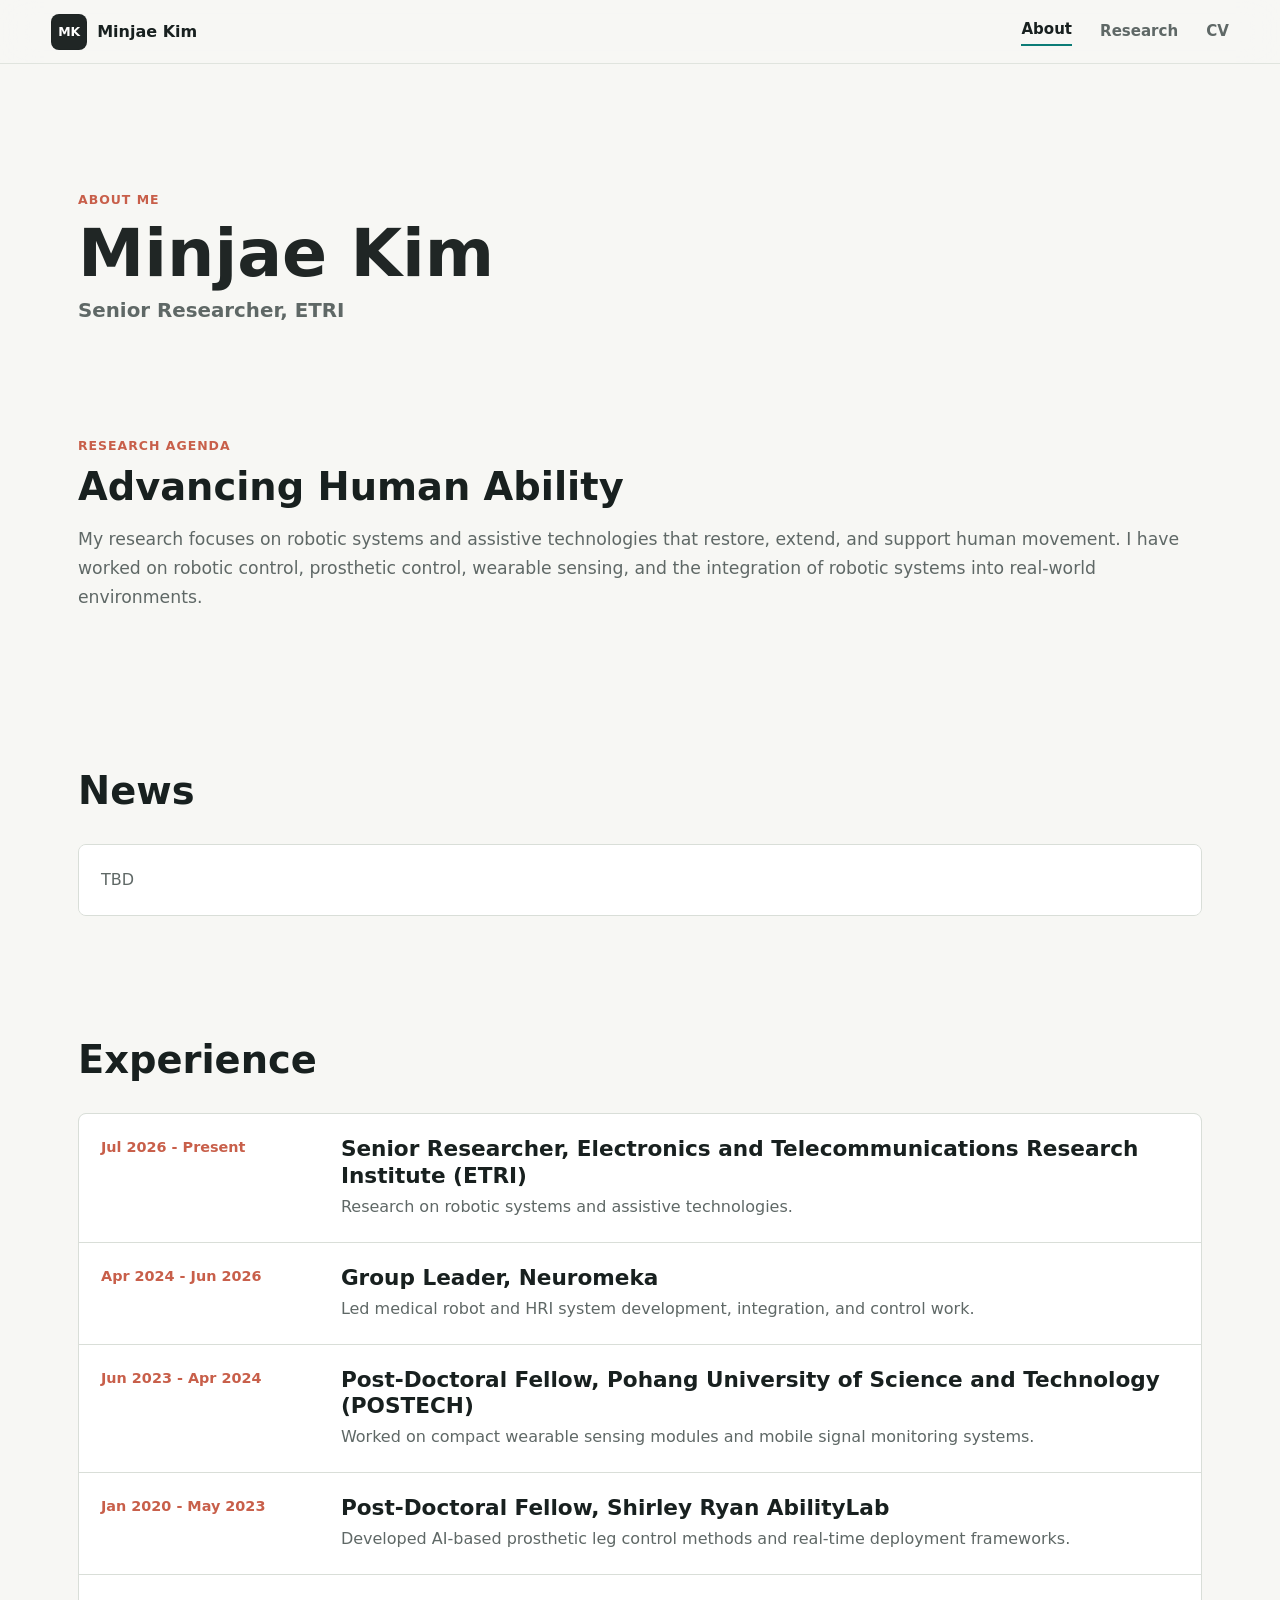
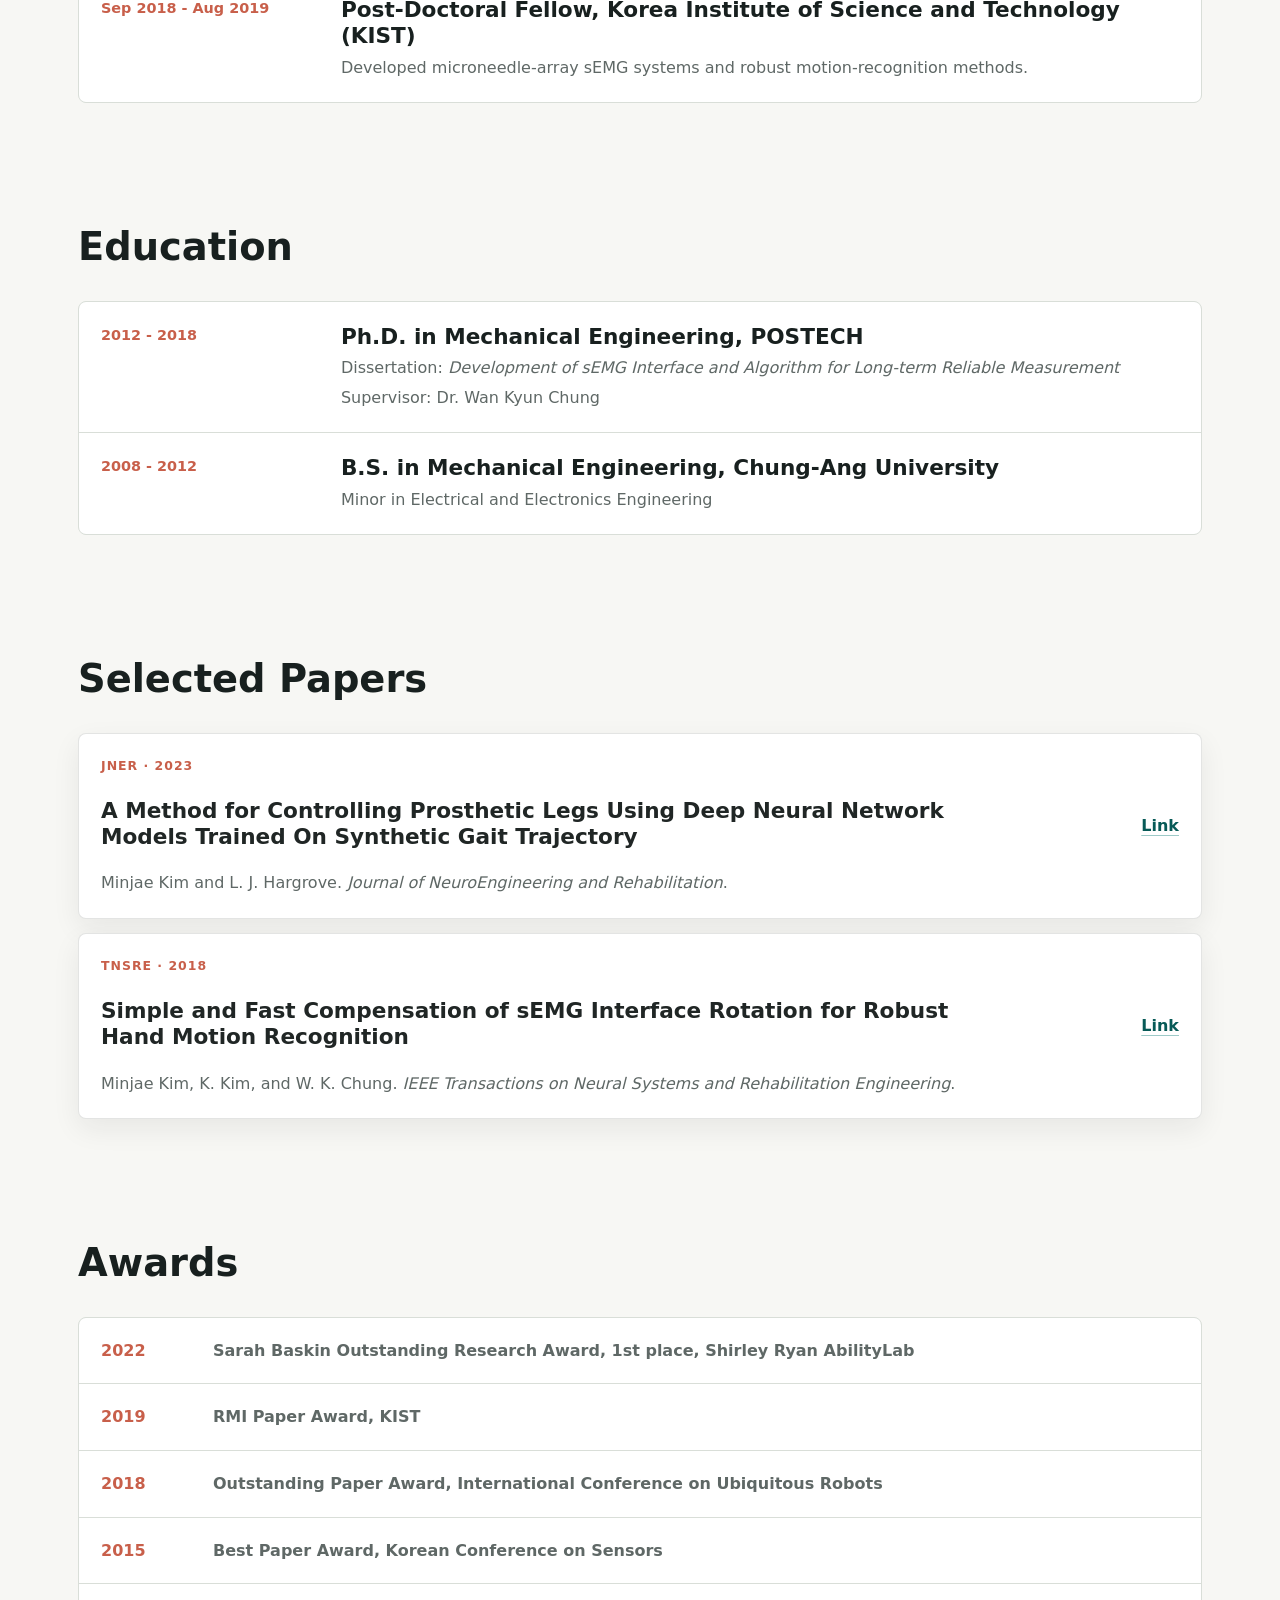
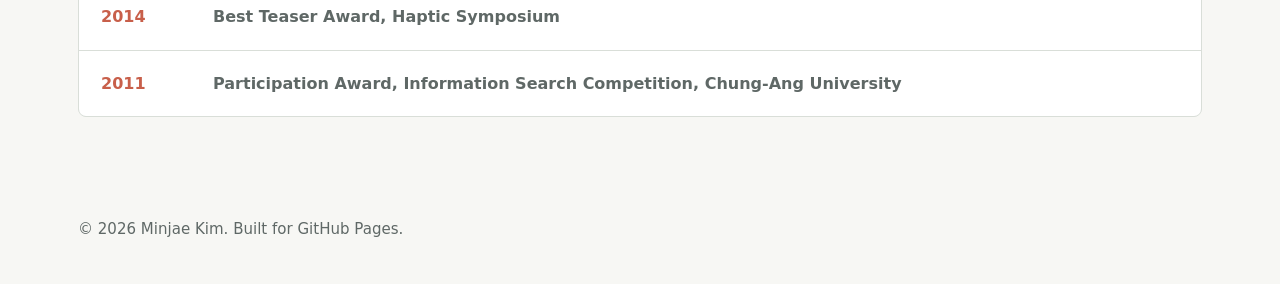
<file: index.html>
<!doctype html>
<html lang="ko">
  <head>
    <meta charset="utf-8">
    <meta name="viewport" content="width=device-width, initial-scale=1">
    <meta
      name="description"
      content="Research profile for Minjae Kim, Senior Researcher at ETRI."
    >
    <title>About | Minjae Kim</title>
    <link rel="icon" href="assets/favicon.svg" type="image/svg+xml">
    <link rel="stylesheet" href="styles.css">
  </head>
  <body>
    <header class="site-header">
      <a class="brand" href="index.html" aria-label="Home">
        <span class="brand-mark">MK</span>
        <span>Minjae Kim</span>
      </a>
      <nav class="site-nav" aria-label="Primary navigation">
        <a class="is-active" href="index.html" aria-current="page">About</a>
        <a href="research.html">Research</a>
        <a href="docs/MinjaeKim_CV.pdf">CV</a>
      </nav>
    </header>

    <main>
      <section class="page-hero about-hero identity-hero" aria-labelledby="about-title">
        <div>
          <p class="eyebrow">About Me</p>
          <h1 id="about-title">Minjae Kim</h1>
          <p class="role-line">Senior Researcher, ETRI</p>
        </div>
      </section>

      <section class="section page-section compact-section" id="agenda" aria-labelledby="agenda-title">
        <div class="section-heading single-column">
          <div class="section-kicker">Research Agenda</div>
          <h2 id="agenda-title">Advancing Human Ability</h2>
          <p>
            My research focuses on robotic systems and assistive technologies that restore,
            extend, and support human movement. I have worked on robotic control, prosthetic
            control, wearable sensing, and the integration of robotic systems into real-world
            environments.
          </p>
        </div>
      </section>

      <section class="section page-section compact-section" id="news" aria-labelledby="news-title">
        <div class="section-heading compact-heading">
          <div>
            <h2 id="news-title">News</h2>
          </div>
        </div>
        <div class="profile-list simple-list">
          <article>
            <p>TBD</p>
          </article>
        </div>
      </section>

      <section class="section page-section compact-section" id="experience" aria-labelledby="experience-title">
        <div class="section-heading compact-heading">
          <div>
            <h2 id="experience-title">Experience</h2>
          </div>
        </div>
        <div class="profile-list">
          <article>
            <span>Jul 2026 - Present</span>
            <div>
              <h3>Senior Researcher, Electronics and Telecommunications Research Institute (ETRI)</h3>
              <p>Research on robotic systems and assistive technologies.</p>
            </div>
          </article>
          <article>
            <span>Apr 2024 - Jun 2026</span>
            <div>
              <h3>Group Leader, Neuromeka</h3>
              <p>Led medical robot and HRI system development, integration, and control work.</p>
            </div>
          </article>
          <article>
            <span>Jun 2023 - Apr 2024</span>
            <div>
              <h3>Post-Doctoral Fellow, Pohang University of Science and Technology (POSTECH)</h3>
              <p>Worked on compact wearable sensing modules and mobile signal monitoring systems.</p>
            </div>
          </article>
          <article>
            <span>Jan 2020 - May 2023</span>
            <div>
              <h3>Post-Doctoral Fellow, Shirley Ryan AbilityLab</h3>
              <p>Developed AI-based prosthetic leg control methods and real-time deployment frameworks.</p>
            </div>
          </article>
          <article>
            <span>Sep 2018 - Aug 2019</span>
            <div>
              <h3>Post-Doctoral Fellow, Korea Institute of Science and Technology (KIST)</h3>
              <p>Developed microneedle-array sEMG systems and robust motion-recognition methods.</p>
            </div>
          </article>
        </div>
      </section>

      <section class="section page-section compact-section" id="education" aria-labelledby="education-title">
        <div class="section-heading compact-heading">
          <div>
            <h2 id="education-title">Education</h2>
          </div>
        </div>
        <div class="profile-list">
          <article>
            <span>2012 - 2018</span>
            <div>
              <h3>Ph.D. in Mechanical Engineering, POSTECH</h3>
              <p>Dissertation: <em>Development of sEMG Interface and Algorithm for Long-term Reliable Measurement</em></p>
              <p>Supervisor: Dr. Wan Kyun Chung</p>
            </div>
          </article>
          <article>
            <span>2008 - 2012</span>
            <div>
              <h3>B.S. in Mechanical Engineering, Chung-Ang University</h3>
              <p>Minor in Electrical and Electronics Engineering</p>
            </div>
          </article>
        </div>
      </section>

      <section class="section page-section compact-section" id="selected-papers" aria-labelledby="papers-title">
        <div class="section-heading compact-heading">
          <div>
            <h2 id="papers-title">Selected Papers</h2>
          </div>
        </div>

        <div class="publication-list">
          <article class="publication-card">
            <div class="publication-meta">JNER · 2023</div>
            <h3>A Method for Controlling Prosthetic Legs Using Deep Neural Network Models Trained On Synthetic Gait Trajectory</h3>
            <p>
              Minjae Kim and L. J. Hargrove. <em>Journal of NeuroEngineering and Rehabilitation</em>.
            </p>
            <div class="publication-links">
              <a href="https://link.springer.com/article/10.1186/s12984-023-01232-6">Link</a>
            </div>
          </article>
          <article class="publication-card">
            <div class="publication-meta">TNSRE · 2018</div>
            <h3>Simple and Fast Compensation of sEMG Interface Rotation for Robust Hand Motion Recognition</h3>
            <p>
              Minjae Kim, K. Kim, and W. K. Chung. <em>IEEE Transactions on Neural Systems and Rehabilitation Engineering</em>.
            </p>
            <div class="publication-links">
              <a href="https://ieeexplore.ieee.org/document/8513842/">Link</a>
            </div>
          </article>
        </div>
      </section>

      <section class="section page-section compact-section" id="awards" aria-labelledby="awards-title">
        <div class="section-heading compact-heading">
          <div>
            <h2 id="awards-title">Awards</h2>
          </div>
        </div>
        <div class="award-list">
          <article>
            <span>2022</span>
            <p>Sarah Baskin Outstanding Research Award, 1st place, Shirley Ryan AbilityLab</p>
          </article>
          <article>
            <span>2019</span>
            <p>RMI Paper Award, KIST</p>
          </article>
          <article>
            <span>2018</span>
            <p>Outstanding Paper Award, International Conference on Ubiquitous Robots</p>
          </article>
          <article>
            <span>2015</span>
            <p>Best Paper Award, Korean Conference on Sensors</p>
          </article>
          <article>
            <span>2014</span>
            <p>Best Teaser Award, Haptic Symposium</p>
          </article>
          <article>
            <span>2011</span>
            <p>Participation Award, Information Search Competition, Chung-Ang University</p>
          </article>
        </div>
      </section>
    </main>

    <footer class="site-footer">
      <p>© 2026 Minjae Kim. Built for GitHub Pages.</p>
    </footer>
  </body>
</html>
</file>
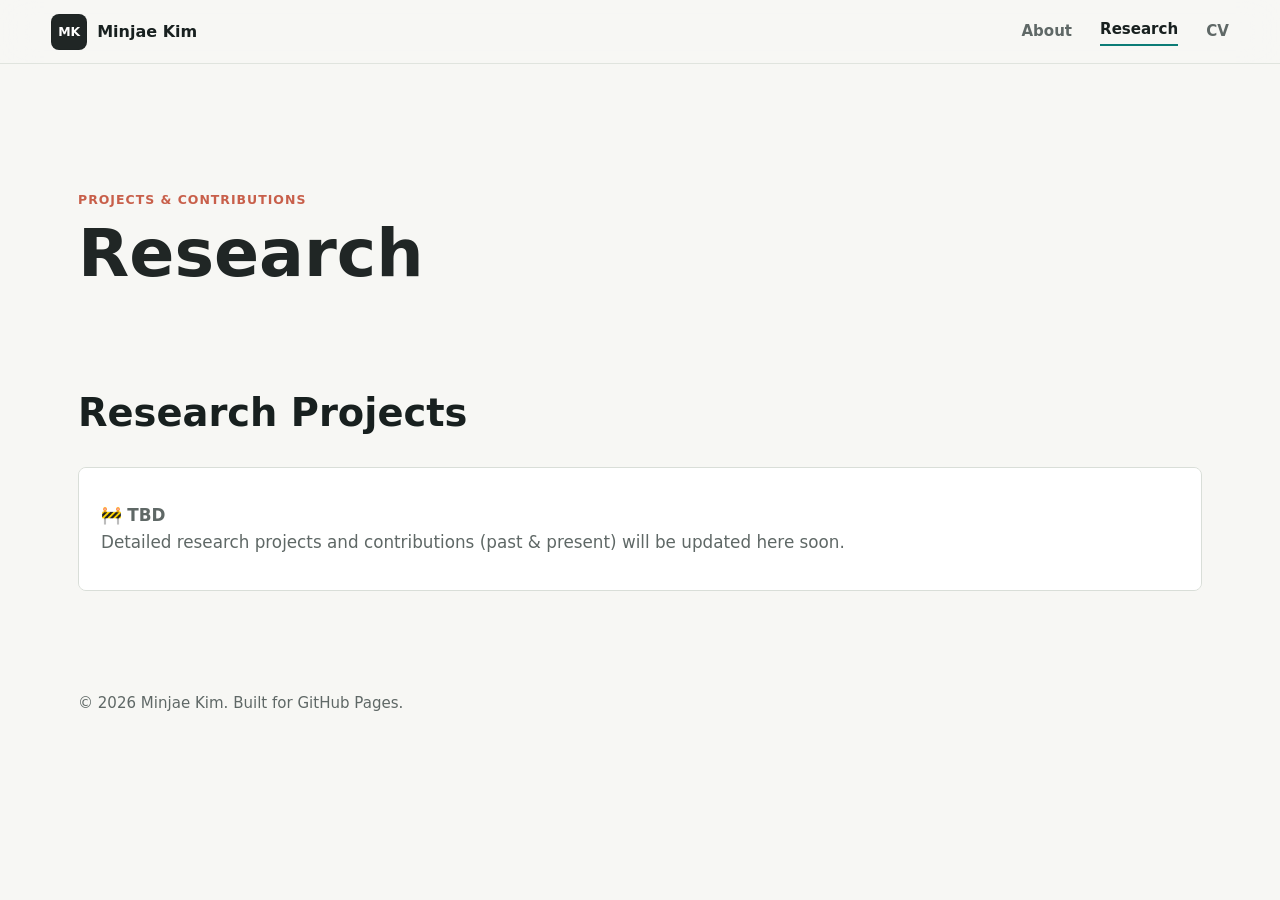
<file: research.html>
<!doctype html>
<html lang="ko">
  <head>
    <meta charset="utf-8">
    <meta name="viewport" content="width=device-width, initial-scale=1">
    <meta
      name="description"
      content="Research projects and topics by Minjae Kim."
    >
    <title>Research | Minjae Kim</title>
    <link rel="icon" href="assets/favicon.svg" type="image/svg+xml">
    <link rel="stylesheet" href="styles.css">
  </head>
  <body>
    <header class="site-header">
      <a class="brand" href="index.html" aria-label="Home">
        <span class="brand-mark">MK</span>
        <span>Minjae Kim</span>
      </a>
      <nav class="site-nav" aria-label="Primary navigation">
        <a href="index.html">About</a>
        <a class="is-active" href="research.html" aria-current="page">Research</a>
        <a href="docs/MinjaeKim_CV.pdf">CV</a>
      </nav>
    </header>

    <main>
      <section class="page-hero about-hero identity-hero" aria-labelledby="research-title">
        <div>
          <p class="eyebrow">Projects & Contributions</p>
          <h1 id="research-title">Research</h1>
        </div>
      </section>

      <section class="section page-section compact-section" aria-labelledby="tbd-title">
        <div class="section-heading compact-heading">
          <div>
            <h2 id="tbd-title">Research Projects</h2>
          </div>
        </div>
        <div class="profile-list simple-list">
          <article>
            <p style="font-size: 1.05rem; color: var(--muted); padding: 12px 0;">
              🚧 <strong>TBD</strong><br>
              Detailed research projects and contributions (past &amp; present) will be updated here soon.
            </p>
          </article>
        </div>
      </section>
    </main>

    <footer class="site-footer">
      <p>© 2026 Minjae Kim. Built for GitHub Pages.</p>
    </footer>
  </body>
</html>
</file>
<file: styles.css>
:root {
  color-scheme: light;
  --bg: #f7f7f4;
  --surface: #ffffff;
  --ink: #18201f;
  --muted: #5f6866;
  --line: #d9ded8;
  --teal: #0c7c76;
  --teal-deep: #075a57;
  --coral: #c85f4a;
  --gold: #b8872f;
  --charcoal: #202625;
  --shadow: 0 18px 45px rgba(24, 32, 31, 0.12);
  --max-width: 1180px;
}

* {
  box-sizing: border-box;
}

html {
  scroll-behavior: smooth;
}

body {
  margin: 0;
  background: var(--bg);
  color: var(--ink);
  font-family:
    Inter, ui-sans-serif, system-ui, -apple-system, BlinkMacSystemFont, "Segoe UI",
    sans-serif;
  line-height: 1.6;
}

body::selection {
  background: rgba(12, 124, 118, 0.24);
}

a {
  color: inherit;
  text-decoration-color: rgba(12, 124, 118, 0.4);
  text-underline-offset: 0.22em;
}

img {
  max-width: 100%;
}

.site-header {
  position: sticky;
  top: 0;
  z-index: 20;
  display: flex;
  align-items: center;
  justify-content: space-between;
  gap: 24px;
  min-height: 64px;
  padding: 12px clamp(18px, 4vw, 56px);
  background: rgba(247, 247, 244, 0.9);
  border-bottom: 1px solid rgba(217, 222, 216, 0.78);
  backdrop-filter: blur(18px);
}

.brand {
  display: inline-flex;
  align-items: center;
  gap: 10px;
  font-weight: 800;
  letter-spacing: 0;
  text-decoration: none;
}

.brand-mark {
  display: grid;
  width: 36px;
  height: 36px;
  place-items: center;
  border: 1px solid rgba(24, 32, 31, 0.18);
  border-radius: 8px;
  background: var(--charcoal);
  color: #ffffff;
  font-size: 0.78rem;
}

.site-nav {
  display: flex;
  align-items: center;
  justify-content: flex-end;
  gap: clamp(12px, 2.5vw, 28px);
  font-size: 0.94rem;
  font-weight: 650;
  color: var(--muted);
}

.site-nav a {
  text-decoration: none;
}

.site-nav a:hover {
  color: var(--ink);
}

.site-nav a.is-active {
  color: var(--ink);
}

.site-nav a.is-active::after {
  display: block;
  width: 100%;
  height: 2px;
  margin-top: 3px;
  background: var(--teal);
  content: "";
}

.hero {
  position: relative;
  isolation: isolate;
  display: grid;
  grid-template-columns: minmax(0, 1fr) minmax(280px, 370px);
  gap: clamp(24px, 5vw, 72px);
  align-items: end;
  min-height: calc(78svh - 64px);
  padding: clamp(44px, 7vw, 76px) clamp(18px, 5vw, 72px) clamp(34px, 5vw, 56px);
  overflow: hidden;
  color: #ffffff;
}

.hero-media,
.hero-overlay {
  position: absolute;
  inset: 0;
  z-index: -2;
}

.hero-media {
  background-image: url("assets/research-hero.png");
  background-position: center;
  background-size: cover;
  transform: scale(1.02);
}

.hero-overlay {
  z-index: -1;
  background:
    linear-gradient(90deg, rgba(8, 18, 18, 0.82) 0%, rgba(8, 18, 18, 0.53) 45%, rgba(8, 18, 18, 0.18) 100%),
    linear-gradient(0deg, rgba(8, 18, 18, 0.46), rgba(8, 18, 18, 0.05) 56%);
}

.hero-content {
  max-width: 790px;
}

.eyebrow,
.section-kicker,
.publication-meta,
.project-status {
  margin: 0 0 12px;
  color: var(--coral);
  font-size: 0.78rem;
  font-weight: 850;
  letter-spacing: 0.08em;
  text-transform: uppercase;
}

.hero .eyebrow {
  color: #ffd58f;
}

h1,
h2,
h3,
p {
  margin-top: 0;
}

h1 {
  max-width: 900px;
  margin-bottom: 22px;
  font-size: clamp(2.55rem, 5.2vw, 5rem);
  line-height: 0.95;
  letter-spacing: 0;
}

h2 {
  margin-bottom: 16px;
  font-size: clamp(2rem, 4vw, 4.2rem);
  line-height: 1;
  letter-spacing: 0;
}

h3 {
  margin-bottom: 10px;
  font-size: clamp(1.1rem, 1.7vw, 1.35rem);
  line-height: 1.22;
  letter-spacing: 0;
}

.hero-copy {
  max-width: 680px;
  margin-bottom: 30px;
  color: rgba(255, 255, 255, 0.86);
  font-size: clamp(1.04rem, 1.8vw, 1.25rem);
}

.hero-actions,
.contact-actions {
  display: flex;
  flex-wrap: wrap;
  gap: 12px;
}

.button {
  display: inline-flex;
  align-items: center;
  justify-content: center;
  min-height: 46px;
  padding: 12px 18px;
  border: 1px solid transparent;
  border-radius: 8px;
  font-weight: 800;
  text-decoration: none;
  transition:
    transform 160ms ease,
    background-color 160ms ease,
    border-color 160ms ease;
}

.button:hover {
  transform: translateY(-2px);
}

.button-primary {
  background: var(--teal);
  color: #ffffff;
  box-shadow: 0 12px 24px rgba(12, 124, 118, 0.26);
}

.button-primary:hover {
  background: var(--teal-deep);
}

.button-secondary {
  border-color: rgba(255, 255, 255, 0.36);
  background: rgba(255, 255, 255, 0.14);
  color: #ffffff;
  backdrop-filter: blur(14px);
}

.contact-section .button-secondary {
  border-color: rgba(24, 32, 31, 0.15);
  background: #ffffff;
  color: var(--ink);
}

.hero-panel {
  padding: 22px;
  border: 1px solid rgba(255, 255, 255, 0.22);
  border-radius: 8px;
  background: rgba(12, 20, 20, 0.56);
  box-shadow: var(--shadow);
  backdrop-filter: blur(18px);
}

.hero-panel dl {
  display: grid;
  gap: 18px;
  margin: 0;
}

.hero-panel div {
  padding-bottom: 18px;
  border-bottom: 1px solid rgba(255, 255, 255, 0.16);
}

.hero-panel div:last-child {
  padding-bottom: 0;
  border-bottom: 0;
}

.hero-panel dt {
  margin-bottom: 5px;
  color: #ffd58f;
  font-size: 0.74rem;
  font-weight: 850;
  letter-spacing: 0.08em;
  text-transform: uppercase;
}

.hero-panel dd {
  margin: 0;
  color: rgba(255, 255, 255, 0.88);
}

.overview {
  display: grid;
  grid-template-columns: repeat(3, 1fr);
  gap: 1px;
  max-width: var(--max-width);
  margin: 0 auto;
  padding: 1px;
  background: var(--line);
  transform: translateY(-20px);
}

.metric {
  min-height: 116px;
  padding: 24px;
  background: var(--surface);
}

.metric strong {
  display: block;
  color: var(--teal);
  font-size: clamp(2rem, 4vw, 3.15rem);
  line-height: 0.95;
}

.metric span {
  color: var(--muted);
  font-weight: 650;
}

.section {
  max-width: var(--max-width);
  margin: 0 auto;
  padding: clamp(64px, 9vw, 112px) clamp(18px, 3vw, 28px);
}

.page-hero {
  display: grid;
  grid-template-columns: minmax(0, 0.95fr) minmax(280px, 0.65fr);
  gap: clamp(28px, 6vw, 84px);
  align-items: end;
  max-width: var(--max-width);
  margin: 0 auto;
  padding: clamp(64px, 10vw, 126px) clamp(18px, 3vw, 28px) clamp(42px, 7vw, 82px);
}

.page-hero h1 {
  margin-bottom: 0;
  color: var(--charcoal);
}

.page-hero p:last-child {
  margin-bottom: 0;
  color: var(--muted);
  font-size: clamp(1.02rem, 1.7vw, 1.24rem);
}

.about-hero {
  padding-bottom: clamp(34px, 5vw, 58px);
}

.identity-hero {
  grid-template-columns: 1fr;
}

.role-line {
  margin: 10px 0 0;
  color: var(--teal-deep);
  font-size: clamp(1rem, 1.5vw, 1.18rem);
  font-weight: 850;
}

.email-line {
  margin: 10px 0 0;
  color: var(--muted);
  font-size: clamp(1rem, 1.3vw, 1.12rem);
  font-weight: 700;
}

.page-section {
  padding-top: clamp(34px, 5vw, 64px);
}

.compact-section {
  padding-top: clamp(30px, 4vw, 54px);
  padding-bottom: clamp(42px, 6vw, 74px);
}

.band {
  max-width: none;
  padding-inline: max(clamp(18px, 5vw, 72px), calc((100vw - var(--max-width)) / 2 + 28px));
  background: #e9eeee;
}

.intro-section {
  padding-top: clamp(46px, 5vw, 72px);
}

.intro-grid,
.section-heading,
.split-section,
.contact-section {
  display: grid;
  grid-template-columns: minmax(0, 0.95fr) minmax(280px, 0.75fr);
  gap: clamp(28px, 6vw, 84px);
  align-items: start;
}

.intro-copy {
  color: var(--muted);
  font-size: 1.04rem;
}

.inline-actions {
  display: flex;
  flex-wrap: wrap;
  gap: 12px 18px;
  margin-top: 24px;
  font-weight: 850;
}

.inline-actions a {
  color: var(--teal-deep);
}

.section-heading {
  margin-bottom: 34px;
}

.section-heading.single-column {
  display: block;
  width: 100%;
}

.section-heading.single-column h2 {
  font-size: clamp(1.75rem, 3vw, 2.8rem);
  margin-bottom: 0;
}

.compact-heading h2 {
  margin-bottom: 0;
  font-size: clamp(1.75rem, 3vw, 2.8rem);
}

.section-heading p {
  max-width: 520px;
  color: var(--muted);
  font-size: 1.02rem;
}

.section-heading.single-column p {
  max-width: 100%;
  margin-top: 18px;
  font-size: 1.08rem;
  line-height: 1.7;
}

.research-grid,
.project-grid {
  display: grid;
  grid-template-columns: repeat(3, 1fr);
  gap: 16px;
}

.research-card,
.project-card,
.publication-card {
  border: 1px solid rgba(24, 32, 31, 0.12);
  border-radius: 8px;
  background: var(--surface);
  box-shadow: 0 10px 28px rgba(24, 32, 31, 0.07);
}

.research-card,
.project-card {
  min-height: 250px;
  padding: 26px;
}

.research-card {
  display: flex;
  flex-direction: column;
}

.research-card h3,
.project-card h3,
.publication-card h3 {
  color: var(--charcoal);
}

.research-card p,
.project-card p,
.publication-card p,
.timeline p,
.contact-section p {
  color: var(--muted);
}

.card-index {
  margin-bottom: auto;
  color: var(--gold);
  font-size: 0.86rem;
  font-weight: 900;
}

.filter-control {
  display: inline-grid;
  grid-template-columns: repeat(3, minmax(90px, 1fr));
  gap: 4px;
  width: min(100%, 360px);
  padding: 4px;
  border: 1px solid rgba(24, 32, 31, 0.13);
  border-radius: 8px;
  background: #ffffff;
}

.filter-button {
  min-height: 38px;
  border: 0;
  border-radius: 6px;
  background: transparent;
  color: var(--muted);
  font: inherit;
  font-size: 0.9rem;
  font-weight: 800;
  cursor: pointer;
}

.filter-button.is-active {
  background: var(--charcoal);
  color: #ffffff;
}

.publication-list {
  display: grid;
  gap: 14px;
}

.publication-card {
  display: grid;
  grid-template-columns: minmax(0, 1fr) auto;
  gap: 10px 24px;
  align-items: start;
  padding: 22px;
}

.publication-card.is-hidden {
  display: none;
}

.publication-card > .publication-meta,
.publication-card > h3,
.publication-card > p {
  grid-column: 1;
}

.publication-card p {
  margin-bottom: 0;
}

.publication-links {
  display: flex;
  flex-wrap: wrap;
  grid-column: 2;
  grid-row: 1 / span 3;
  justify-content: flex-end;
  gap: 12px;
  min-width: 150px;
  align-self: center;
  font-weight: 800;
}

.publication-links a,
.project-card a,
.site-footer a {
  color: var(--teal-deep);
}

.project-card {
  display: flex;
  flex-direction: column;
}

.project-status {
  color: var(--gold);
}

.project-card a {
  margin-top: auto;
  font-weight: 850;
}

.timeline {
  display: grid;
  gap: 1px;
  background: var(--line);
  border: 1px solid var(--line);
}

.timeline article {
  display: grid;
  grid-template-columns: 76px minmax(0, 1fr);
  gap: 18px;
  padding: 22px;
  background: var(--surface);
}

.timeline time {
  color: var(--coral);
  font-weight: 900;
}

.timeline h3 {
  margin-bottom: 4px;
}

.timeline p {
  margin-bottom: 0;
}

.profile-list {
  display: grid;
  gap: 1px;
  overflow: hidden;
  border: 1px solid var(--line);
  border-radius: 8px;
  background: var(--line);
}

.profile-list article {
  display: grid;
  grid-template-columns: minmax(128px, 0.26fr) minmax(0, 1fr);
  gap: 22px;
  align-items: start;
  padding: 22px;
  background: var(--surface);
}

.profile-list span {
  color: var(--coral);
  font-size: 0.9rem;
  font-weight: 900;
}

.profile-list h3 {
  margin-bottom: 5px;
}

.profile-list p {
  margin-bottom: 0;
  color: var(--muted);
}

.profile-list p + p {
  margin-top: 4px;
}

.profile-list a {
  color: var(--teal-deep);
}

.simple-list article {
  display: block;
}

.award-list {
  display: grid;
  gap: 1px;
  overflow: hidden;
  border: 1px solid var(--line);
  border-radius: 8px;
  background: var(--line);
}

.award-list article {
  display: grid;
  grid-template-columns: 92px minmax(0, 1fr);
  gap: 20px;
  align-items: start;
  padding: 20px 22px;
  background: var(--surface);
}

.award-list span {
  color: var(--coral);
  font-weight: 900;
}

.award-list p {
  margin: 0;
  color: var(--muted);
  font-weight: 650;
}

.contact-section {
  margin: 0 auto clamp(44px, 6vw, 72px);
  max-width: var(--max-width);
  padding: clamp(42px, 6vw, 64px) clamp(22px, 5vw, 56px);
  border-radius: 8px;
  background: var(--charcoal);
  color: #ffffff;
}

.page-contact {
  margin-top: clamp(18px, 4vw, 48px);
}

.home-contact h2 {
  font-size: clamp(1.35rem, 2.3vw, 2rem);
  line-height: 1.15;
}

.contact-section .section-kicker {
  color: #ffd58f;
}

.contact-section p {
  max-width: 620px;
  color: rgba(255, 255, 255, 0.72);
}

.contact-actions {
  align-self: end;
  justify-content: flex-end;
}

.site-footer {
  display: flex;
  justify-content: space-between;
  gap: 20px;
  max-width: var(--max-width);
  margin: 0 auto;
  padding: 26px clamp(18px, 3vw, 28px) 42px;
  color: var(--muted);
  font-size: 0.94rem;
}

.site-footer p {
  margin: 0;
}

@media (max-width: 940px) {
  .hero,
  .page-hero,
  .intro-grid,
  .section-heading,
  .split-section,
  .contact-section {
    grid-template-columns: 1fr;
  }

  .hero {
    min-height: auto;
    padding-top: 58px;
  }

  .hero-panel {
    max-width: 640px;
  }

  .overview,
  .research-grid,
  .project-grid {
    grid-template-columns: repeat(2, 1fr);
  }

  .publication-card {
    grid-template-columns: 1fr;
  }

  .publication-card > .publication-meta,
  .publication-card > h3,
  .publication-card > p,
  .publication-links {
    grid-column: auto;
    grid-row: auto;
  }

  .publication-links {
    justify-content: flex-start;
  }

  .contact-actions {
    justify-content: flex-start;
  }
}

@media (max-width: 660px) {
  .site-header {
    align-items: flex-start;
    flex-direction: column;
    gap: 12px;
    min-height: 92px;
  }

  .site-nav {
    width: 100%;
    justify-content: space-between;
    gap: 8px;
    font-size: 0.86rem;
  }

  .hero {
    padding-top: 44px;
  }

  h1 {
    font-size: clamp(2.35rem, 12vw, 3.9rem);
  }

  .hero-copy {
    font-size: 1rem;
  }

  .hero-panel {
    padding: 18px;
  }

  .hero-panel {
    display: none;
  }

  .overview,
  .research-grid,
  .project-grid {
    grid-template-columns: 1fr;
  }

  .overview {
    transform: none;
  }

  .metric {
    min-height: 96px;
  }

  .filter-control {
    grid-template-columns: 1fr;
  }

  .timeline article {
    grid-template-columns: 1fr;
    gap: 4px;
  }

  .profile-list article {
    grid-template-columns: 1fr;
    gap: 6px;
  }

  .site-footer {
    flex-direction: column;
  }
}

@media (prefers-reduced-motion: reduce) {
  *,
  *::before,
  *::after {
    scroll-behavior: auto !important;
    transition-duration: 0.001ms !important;
  }
}
</file>
